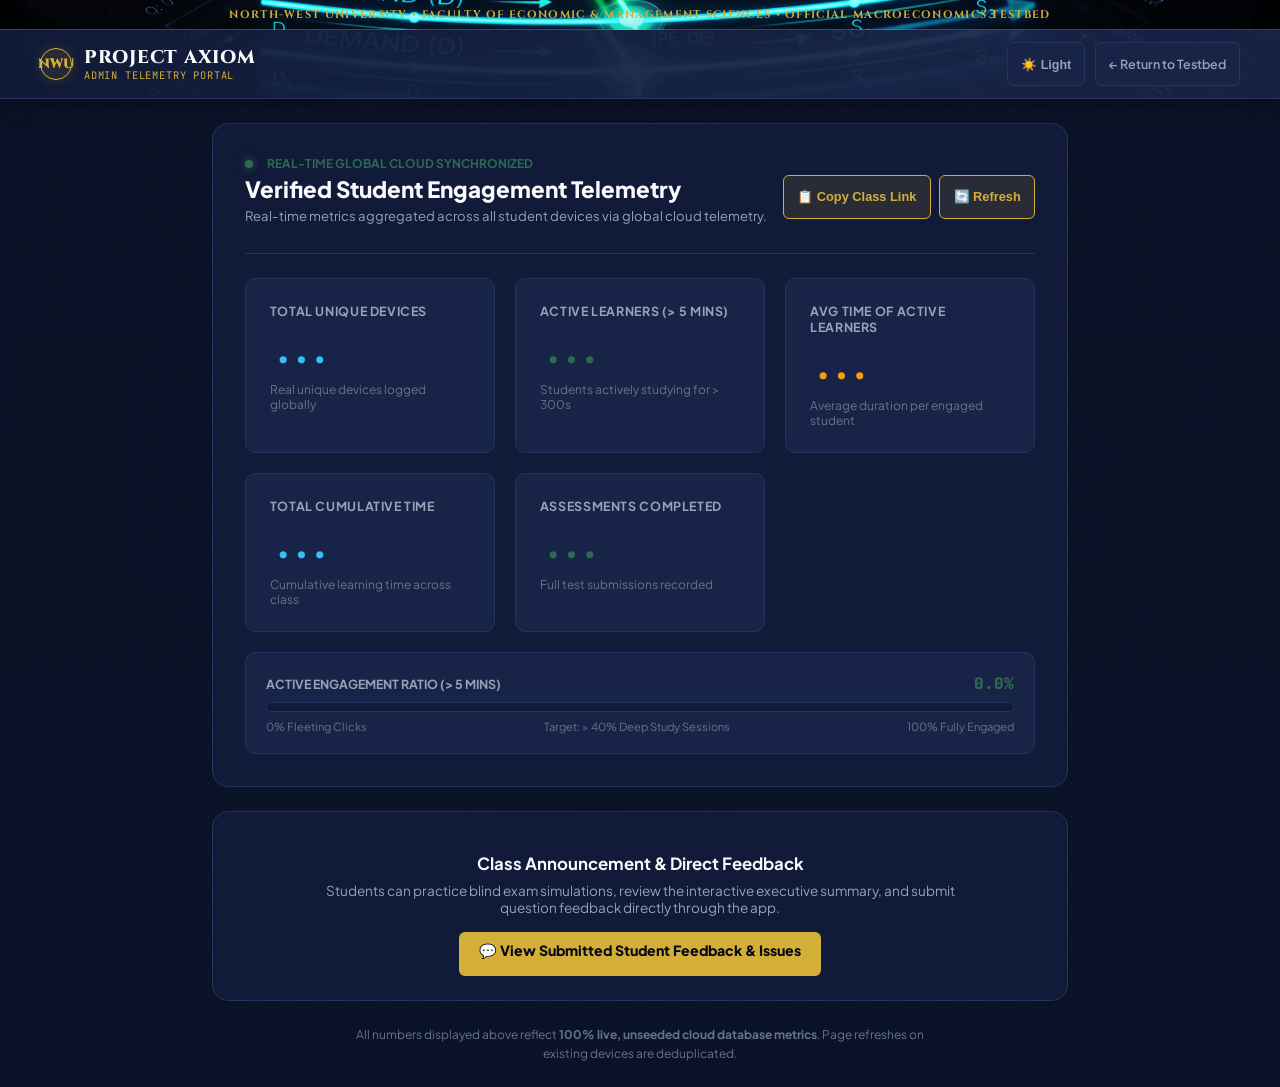
<file: admin.html>
<!DOCTYPE html>
<html lang="en" data-theme="dark">
<head>
  <meta charset="UTF-8">
  <meta name="viewport" content="width=device-width, initial-scale=1.0, maximum-scale=1.0">
  <title>Project Axiom • Live Global Cloud Telemetry</title>
  
  <link rel="preconnect" href="https://fonts.googleapis.com">
  <link rel="preconnect" href="https://fonts.gstatic.com" crossorigin>
  <link href="https://fonts.googleapis.com/css2?family=Inter:wght@400;500;600;700;800&family=JetBrains+Mono:wght@500;700;800&display=swap" rel="stylesheet">
  <link rel="stylesheet" href="css/axiom.css">

  <style>
    .admin-wrapper {
      max-width: 960px;
      margin: 1.5rem auto;
      padding: 0 1rem;
    }
    .admin-card {
      background: var(--bg-surface);
      border: 1px solid var(--border-subtle);
      border-radius: var(--radius-lg);
      padding: 2rem;
      margin-bottom: 1.5rem;
    }
    .stats-grid {
      display: grid;
      grid-template-columns: repeat(auto-fit, minmax(220px, 1fr));
      gap: 1.25rem;
      margin-top: 1.5rem;
    }
    .stat-box {
      background: var(--bg-card);
      border: 1px solid var(--border-subtle);
      border-radius: var(--radius-md);
      padding: 1.5rem;
      display: flex;
      flex-direction: column;
      gap: 0.5rem;
    }
    .stat-label {
      font-size: 0.78rem;
      font-weight: 700;
      color: var(--text-muted);
      text-transform: uppercase;
      letter-spacing: 0.05em;
    }
    .stat-val {
      font-family: var(--font-mono);
      font-size: 2.2rem;
      font-weight: 800;
      color: var(--accent-azure);
    }
    .stat-val.gold { color: var(--accent-gold); }
    .stat-val.emerald { color: var(--accent-emerald); }
    .stat-val.amber { color: var(--accent-amber); }
    .stat-sub {
      font-size: 0.75rem;
      color: var(--text-faint);
    }
    .pulse-dot {
      display: inline-block;
      width: 8px;
      height: 8px;
      border-radius: 50%;
      background: var(--accent-emerald);
      box-shadow: 0 0 8px var(--accent-emerald);
      margin-right: 6px;
      animation: pulse 2s infinite;
    }
    @keyframes pulse {
      0% { opacity: 1; transform: scale(1); }
      50% { opacity: 0.4; transform: scale(0.85); }
      100% { opacity: 1; transform: scale(1); }
    }
  </style>
</head>
<body>
  <div class="inst-banner">North-West University • Faculty of Economic & Management Sciences • Official Macroeconomics Testbed</div>

  <header>
    <div class="header-bar">
      <div class="brand-group">
        <a href="index.html" style="text-decoration: none; color: inherit; display: flex; align-items: center; gap: 0.75rem;">
          <div class="crest-seal">NWU</div>
          <div class="brand-title-box">
            <span class="brand-name">PROJECT AXIOM</span>
            <span class="brand-sub">Admin Telemetry Portal</span>
          </div>
        </a>
      </div>
      <div class="stats-group">
        <button class="theme-toggle-btn" id="themeToggleBtn">🌓 Theme</button>
        <a href="index.html" class="mode-toggle-btn" style="text-decoration: none;">← Return to Testbed</a>
      </div>
    </div>
  </header>

  <main class="admin-wrapper">
    <div class="admin-card">
      <div style="display: flex; justify-content: space-between; align-items: center; border-bottom: 1px solid var(--border-subtle); padding-bottom: 1rem; flex-wrap: wrap; gap: 1rem;">
        <div>
          <div style="display: flex; align-items: center; gap: 0.5rem; margin-bottom: 0.25rem;">
            <span class="pulse-dot"></span>
            <span style="font-size: 0.75rem; font-weight: 700; color: var(--accent-emerald); text-transform: uppercase;">Real-Time Global Cloud Synchronized</span>
          </div>
          <h1 style="font-size: 1.4rem; font-weight: 800; margin: 0;">Verified Student Engagement Telemetry</h1>
          <p style="font-size: 0.82rem; color: var(--text-muted); margin-top: 0.25rem;">Real-time metrics aggregated across all student devices via global cloud telemetry.</p>
        </div>
        
        <div style="display: flex; gap: 0.5rem;">
          <button class="icon-action-btn" id="copyShareBtn">📋 Copy Class Link</button>
          <button class="icon-action-btn" id="refreshBtn">🔄 Refresh</button>
        </div>
      </div>

      <div class="stats-grid">
        <!-- Metric 1: Total Users / Unique IPs -->
        <div class="stat-box">
          <span class="stat-label">Total Unique Devices</span>
          <span class="stat-val" id="totalUsersVal">...</span>
          <span class="stat-sub">Real unique devices logged globally</span>
        </div>

        <!-- Metric 2: Active Users (> 5 mins) -->
        <div class="stat-box">
          <span class="stat-label">Active Learners (> 5 Mins)</span>
          <span class="stat-val emerald" id="activeUsersVal">...</span>
          <span class="stat-sub">Students actively studying for &gt; 300s</span>
        </div>

        <!-- Metric 3: Average Time Spent by Active Users -->
        <div class="stat-box">
          <span class="stat-label">Avg Time of Active Learners</span>
          <span class="stat-val amber" id="avgActiveTimeVal">...</span>
          <span class="stat-sub">Average duration per engaged student</span>
        </div>

        <!-- Metric 4: Total Cumulative Time of All Users -->
        <div class="stat-box">
          <span class="stat-label">Total Cumulative Time</span>
          <span class="stat-val" id="totalTimeVal">...</span>
          <span class="stat-sub">Cumulative learning time across class</span>
        </div>

        <!-- Metric 5: Total Assessments Completed -->
        <div class="stat-box">
          <span class="stat-label">Assessments Completed</span>
          <span class="stat-val emerald" id="totalAssessmentsVal">...</span>
          <span class="stat-sub">Full test submissions recorded</span>
        </div>
      </div>

      <!-- Active Engagement Ratio Gauge -->
      <div style="background: var(--bg-card); border: 1px solid var(--border-subtle); border-radius: var(--radius-md); padding: 1.25rem; margin-top: 1.25rem;">
        <div style="display: flex; justify-content: space-between; align-items: center; margin-bottom: 0.5rem;">
          <span style="font-size: 0.78rem; font-weight: 700; color: var(--text-muted); text-transform: uppercase;">Active Engagement Ratio (> 5 Mins)</span>
          <span id="engagementPct" style="font-family: var(--font-mono); font-weight: 800; color: var(--accent-emerald);">0.0%</span>
        </div>
        <div style="width: 100%; height: 10px; background: var(--bg-surface); border-radius: 9999px; overflow: hidden; border: 1px solid var(--border-subtle);">
          <div id="engagementBar" style="width: 0%; height: 100%; background: linear-gradient(90deg, var(--accent-gold), var(--accent-emerald)); transition: width 0.5s ease;"></div>
        </div>
        <div style="display: flex; justify-content: space-between; font-size: 0.7rem; color: var(--text-faint); margin-top: 0.4rem;">
          <span>0% Fleeting Clicks</span>
          <span>Target: &gt; 40% Deep Study Sessions</span>
          <span>100% Fully Engaged</span>
        </div>
      </div>
    </div>

    <!-- Student Feedback & Help Hub Notice -->
    <div style="background: var(--bg-surface); border: 1px solid var(--border-subtle); border-radius: var(--radius-lg); padding: 1.5rem; margin-bottom: 1.5rem; text-align: center;">
      <h3 style="font-size: 1.05rem; font-weight: 700; margin-bottom: 0.5rem;">Class Announcement & Direct Feedback</h3>
      <p style="font-size: 0.85rem; color: var(--text-muted); max-width: 650px; margin: 0 auto 1rem;">
        Students can practice blind exam simulations, review the interactive executive summary, and submit question feedback directly through the app.
      </p>
      <a href="https://github.com/andrelamusse/ECON122-ProjectAxiom/issues" target="_blank" class="primary-btn" style="display: inline-block; text-decoration: none; padding: 0.6rem 1.25rem;">
        💬 View Submitted Student Feedback & Issues
      </a>
    </div>

    <!-- Real Telemetry Protocol -->
    <div style="font-size: 0.75rem; color: var(--text-faint); line-height: 1.6; text-align: center; max-width: 600px; margin: 0 auto;">
      All numbers displayed above reflect <strong>100% live, unseeded cloud database metrics</strong>. Page refreshes on existing devices are deduplicated.
    </div>
  </main>

  <script src="js/telemetry.js"></script>
  <script>
    function formatMinutes(mins) {
      if (mins < 1) return '< 1 min';
      const h = Math.floor(mins / 60);
      const m = Math.round(mins % 60);
      if (h > 0) return `${h}h ${m}m`;
      return `${m}m`;
    }

    async function updateDashboard() {
      if (!window.AxiomTelemetry || !window.AxiomTelemetry.getLiveCloudMetrics) return;
      
      const m = await window.AxiomTelemetry.getLiveCloudMetrics();
      if (!m) return;
      
      document.getElementById('totalUsersVal').textContent = m.totalDevices.toLocaleString();
      document.getElementById('activeUsersVal').textContent = m.activeUsers.toLocaleString();
      document.getElementById('avgActiveTimeVal').textContent = formatMinutes(m.avgActiveMinutes);
      document.getElementById('totalTimeVal').textContent = formatMinutes(m.totalMinutes);
      document.getElementById('totalAssessmentsVal').textContent = m.totalCompleted.toLocaleString();

      const pct = m.totalDevices > 0 ? ((m.activeUsers / m.totalDevices) * 100).toFixed(1) : '0.0';
      const pctEl = document.getElementById('engagementPct');
      const barEl = document.getElementById('engagementBar');
      if (pctEl) pctEl.textContent = pct + '%';
      if (barEl) barEl.style.width = Math.min(100, Math.max(0, pct)) + '%';
    }

    document.addEventListener('DOMContentLoaded', () => {
      // Theme Sync
      const themeBtn = document.getElementById('themeToggleBtn');
      const savedTheme = localStorage.getItem('axiom_theme') || 'dark';
      document.documentElement.setAttribute('data-theme', savedTheme);
      themeBtn.textContent = savedTheme === 'dark' ? '☀️ Light' : '🌙 Dark';

      themeBtn.addEventListener('click', () => {
        const current = document.documentElement.getAttribute('data-theme');
        const next = current === 'dark' ? 'light' : 'dark';
        document.documentElement.setAttribute('data-theme', next);
        localStorage.setItem('axiom_theme', next);
        themeBtn.textContent = next === 'dark' ? '☀️ Light' : '🌙 Dark';
      });

      // Copy Share Link
      document.getElementById('copyShareBtn').addEventListener('click', () => {
        const link = 'https://andrelamusse.github.io/ECON122-ProjectAxiom/';
        navigator.clipboard.writeText(link).then(() => {
          const btn = document.getElementById('copyShareBtn');
          const orig = btn.textContent;
          btn.textContent = '✅ Copied!';
          setTimeout(() => btn.textContent = orig, 2000);
        });
      });

      updateDashboard();
      setInterval(updateDashboard, 3000); // Live poll cloud every 3s
      document.getElementById('refreshBtn').addEventListener('click', updateDashboard);
    });
  </script>
</body>
</html>
</file>
<file: css/axiom.css>
/* ==========================================================================
   PROJECT AXIOM • BESPOKE ACADEMIC ASSESSMENT THEME
   Oxford-NWU Academic Aesthetic • Zero Horizontal Overflow • WCAG AA
   ========================================================================== */

@import url('https://fonts.googleapis.com/css2?family=Cinzel:wght@600;700;800;900&family=Plus+Jakarta+Sans:ital,wght@0,400;0,500;0,600;0,700;0,800;1,400;1,500&family=JetBrains+Mono:wght@500;700;800&display=swap');

:root {
  /* Dark Mode: Deep Academic Navy & Warm Burnished Gold */
  --bg-main: #0b1329;
  --bg-surface: #111a38;
  --bg-card: #182348;
  --bg-card-hover: #1f2e5e;
  --bg-subtle: #141f42;

  --border-subtle: #24345e;
  --border-strong: #33487f;
  --border-gold: rgba(212, 175, 55, 0.4);
  --border-active: #d4af37;

  --text-main: #f8fafc;
  --text-muted: #94a3b8;
  --text-faint: #64748b;
  --text-gold: #d4af37;

  --accent-gold: #d4af37;
  --accent-gold-glow: rgba(212, 175, 55, 0.15);
  --accent-azure: #38bdf8;
  --accent-chalkboard: #1b4d3e;
  --accent-emerald: #2d6a4f;
  --accent-rose: #f43f5e;
  --accent-amber: #f59e0b;
  --accent-indigo: #818cf8;
  --accent-cyan: var(--accent-azure);

  --font-serif: 'Cinzel', Georgia, serif;
  --font-sans: 'Plus Jakarta Sans', -apple-system, BlinkMacSystemFont, sans-serif;
  --font-mono: 'JetBrains Mono', Consolas, monospace;

  --radius-sm: 6px;
  --radius-md: 10px;
  --radius-lg: 16px;
  --shadow-card: 0 10px 30px -10px rgba(0, 0, 0, 0.6);
  --shadow-gold: 0 0 25px rgba(212, 175, 55, 0.18);
}

/* Light Mode: Fine Academic Vellum, Oxford Navy & Warm Gold */
[data-theme="light"] {
  --bg-main: #f8f6f0;
  --bg-surface: #ffffff;
  --bg-card: #f2efe7;
  --bg-card-hover: #eae5d8;
  --bg-subtle: #f6f3eb;

  --border-subtle: #dfd8cb;
  --border-strong: #c8beab;
  --border-gold: rgba(179, 134, 27, 0.5);
  --border-active: #b3861b;

  --text-main: #0f172a;
  --text-muted: #475569;
  --text-faint: #64748b;
  --text-gold: #b3861b;

  --accent-gold: #b3861b;
  --accent-gold-glow: rgba(179, 134, 27, 0.12);
  --accent-azure: #0284c7;
  --accent-chalkboard: #1b4d3e;
  --accent-emerald: #2d6a4f;
  --accent-rose: #e11d48;
  --accent-amber: #d97706;
  --accent-indigo: #4f46e5;
  --accent-cyan: var(--accent-azure);

  --shadow-card: 0 10px 30px -10px rgba(15, 23, 42, 0.08);
  --shadow-gold: 0 0 20px rgba(179, 134, 27, 0.12);
}

/* Strict Viewport Containment */
html, body {
  width: 100%;
  max-width: 100vw;
  overflow-x: hidden;
  margin: 0;
  padding: 0;
  box-sizing: border-box;
}

*, *:before, *:after {
  box-sizing: border-box;
}

body {
  font-family: var(--font-sans);
  background-color: var(--bg-main);
  background-image: 
    radial-gradient(var(--accent-gold-glow) 1px, transparent 1px),
    linear-gradient(to bottom, rgba(11, 19, 41, 0.90), rgba(11, 19, 41, 0.96)),
    url('../assets/canvas_grid_texture.jpg');
  background-size: 32px 32px, 100% 100%, 600px auto;
  background-repeat: repeat, no-repeat, repeat;
  background-blend-mode: normal, normal, overlay;
  color: var(--text-main);
  min-height: 100vh;
  display: flex;
  flex-direction: column;
  transition: background-color 0.3s ease, color 0.3s ease;
}

[data-theme="light"] body {
  background-color: var(--bg-main);
  background-image: 
    radial-gradient(rgba(179, 134, 27, 0.08) 1px, transparent 1px),
    linear-gradient(to bottom, rgba(248, 246, 240, 0.90), rgba(248, 246, 240, 0.97)),
    url('../assets/canvas_grid_texture.jpg');
  background-size: 32px 32px, 100% 100%, 600px auto;
  background-repeat: repeat, no-repeat, repeat;
  background-blend-mode: normal, normal, multiply;
}

/* Institutional Banner Header */
.inst-banner {
  background: 
    linear-gradient(90deg, rgba(7, 11, 24, 0.92) 0%, rgba(15, 24, 48, 0.88) 50%, rgba(7, 11, 24, 0.92) 100%),
    url('../assets/hero_macro_abstract.jpg') center / cover no-repeat;
  background-blend-mode: overlay;
  border-bottom: 1px solid var(--border-gold);
  color: var(--accent-gold);
  font-family: var(--font-serif);
  font-size: 0.68rem;
  font-weight: 700;
  letter-spacing: 0.12em;
  text-align: center;
  padding: 0.45rem 1rem;
  text-transform: uppercase;
}
[data-theme="light"] .inst-banner {
  background: 
    linear-gradient(90deg, rgba(22, 32, 56, 0.94) 0%, rgba(30, 45, 79, 0.9) 50%, rgba(22, 32, 56, 0.94) 100%),
    url('../assets/hero_macro_abstract.jpg') center / cover no-repeat;
  background-blend-mode: overlay;
  color: #f6d27e;
}

/* Primary Header */
header {
  background: 
    linear-gradient(to right, rgba(17, 26, 56, 0.95), rgba(24, 35, 72, 0.92)),
    url('../assets/hero_macro_abstract.jpg') center / cover no-repeat;
  background-blend-mode: normal, overlay;
  border-bottom: 1px solid var(--border-subtle);
  position: sticky;
  top: 0;
  z-index: 40;
  width: 100%;
  box-shadow: 0 4px 20px rgba(0, 0, 0, 0.25);
}
[data-theme="light"] header {
  background: 
    linear-gradient(to right, rgba(255, 255, 255, 0.95), rgba(246, 243, 235, 0.92)),
    url('../assets/hero_macro_abstract.jpg') center / cover no-repeat;
  background-blend-mode: normal, soft-light;
}

.header-bar {
  max-width: 1240px;
  margin: 0 auto;
  padding: 0.75rem 1.25rem;
  display: flex;
  align-items: center;
  justify-content: space-between;
  gap: 0.85rem;
  flex-wrap: wrap;
}

.brand-group {
  display: flex;
  align-items: center;
  gap: 0.75rem;
}

.crest-seal {
  width: 32px;
  height: 32px;
  border-radius: 50%;
  border: 1.5px solid var(--accent-gold);
  display: flex;
  align-items: center;
  justify-content: center;
  font-family: var(--font-serif);
  font-weight: 900;
  font-size: 0.85rem;
  color: var(--accent-gold);
  background: rgba(212, 175, 55, 0.1);
  box-shadow: 0 0 12px rgba(212, 175, 55, 0.2);
}

.brand-title-box {
  display: flex;
  flex-direction: column;
}

.brand-name {
  font-family: var(--font-serif);
  font-weight: 800;
  font-size: 1.15rem;
  letter-spacing: 0.04em;
  color: var(--text-main);
  line-height: 1.15;
}

.brand-sub {
  font-size: 0.65rem;
  font-family: var(--font-mono);
  color: var(--accent-gold);
  letter-spacing: 0.08em;
  text-transform: uppercase;
}

/* Navigation Tabs */
.view-tabs {
  display: flex;
  background: var(--bg-card);
  border: 1px solid var(--border-subtle);
  border-radius: var(--radius-sm);
  padding: 0.2rem;
  gap: 0.2rem;
}

.tab-btn {
  background: transparent;
  border: none;
  color: var(--text-muted);
  font-family: var(--font-sans);
  font-size: 0.82rem;
  font-weight: 700;
  padding: 0.5rem 0.95rem;
  border-radius: 4px;
  cursor: pointer;
  transition: all 0.2s;
  min-height: 44px;
  display: inline-flex;
  align-items: center;
  justify-content: center;
}

.tab-btn.active {
  background: var(--accent-gold);
  color: #070a13;
  font-weight: 800;
  box-shadow: 0 2px 8px rgba(212, 175, 55, 0.3);
}

/* Header Controls */
.test-controls-bar {
  display: flex;
  align-items: center;
  gap: 0.65rem;
  flex-wrap: wrap;
}

.control-item {
  display: flex;
  align-items: center;
  gap: 0.35rem;
  font-size: 0.72rem;
  font-weight: 700;
  color: var(--text-muted);
  text-transform: uppercase;
  letter-spacing: 0.05em;
}

.header-select {
  background: var(--bg-card);
  border: 1px solid var(--border-subtle);
  color: var(--text-main);
  font-family: var(--font-sans);
  font-size: 0.8rem;
  font-weight: 600;
  padding: 0.45rem 0.75rem;
  border-radius: var(--radius-sm);
  outline: none;
  cursor: pointer;
  min-height: 44px;
  display: inline-flex;
  align-items: center;
  box-sizing: border-box;
}
.header-select:focus {
  border-color: var(--accent-gold);
}

.icon-action-btn {
  background: rgba(212, 175, 55, 0.12);
  border: 1px solid var(--accent-gold);
  color: var(--accent-gold);
  font-size: 0.8rem;
  font-weight: 700;
  padding: 0.45rem 0.85rem;
  border-radius: var(--radius-sm);
  cursor: pointer;
  transition: all 0.2s;
  min-height: 44px;
  display: inline-flex;
  align-items: center;
  justify-content: center;
  box-sizing: border-box;
}
.icon-action-btn:hover {
  background: var(--accent-gold);
  color: #070a13;
}

.stats-group {
  display: flex;
  align-items: center;
  gap: 0.65rem;
  flex-wrap: wrap;
}

.timer-pill {
  font-family: var(--font-mono);
  font-size: 0.85rem;
  font-weight: 700;
  background: rgba(244, 63, 94, 0.12);
  color: var(--accent-rose);
  border: 1px solid rgba(244, 63, 94, 0.35);
  padding: 0.45rem 0.85rem;
  border-radius: var(--radius-sm);
  display: flex;
  align-items: center;
  gap: 0.4rem;
  min-height: 44px;
  box-sizing: border-box;
}

.mode-toggle-btn, .theme-toggle-btn {
  background: var(--bg-card);
  border: 1px solid var(--border-subtle);
  color: var(--text-muted);
  font-size: 0.78rem;
  font-weight: 600;
  padding: 0.45rem 0.8rem;
  border-radius: var(--radius-sm);
  cursor: pointer;
  transition: all 0.2s;
  min-height: 44px;
  display: inline-flex;
  align-items: center;
  justify-content: center;
  box-sizing: border-box;
}
.mode-toggle-btn:hover, .theme-toggle-btn:hover {
  color: var(--text-main);
  border-color: var(--accent-gold);
}

/* Main Layout */
.main-wrapper {
  max-width: 1240px;
  margin: 0 auto;
  padding: 1.5rem 1.25rem 3.5rem;
  width: 100%;
  display: grid;
  grid-template-columns: 290px minmax(0, 1fr);
  gap: 1.5rem;
  flex: 1;
}

/* Examination Sidebar & Palette */
.sidebar-panel {
  background: var(--bg-surface);
  border: 1px solid var(--border-subtle);
  border-radius: var(--radius-lg);
  padding: 1.35rem;
  height: fit-content;
  position: sticky;
  top: 90px;
  box-shadow: var(--shadow-card);
}

.sidebar-title {
  font-family: var(--font-serif);
  font-size: 0.82rem;
  font-weight: 700;
  color: var(--accent-gold);
  letter-spacing: 0.08em;
  text-transform: uppercase;
  margin-bottom: 0.85rem;
  display: flex;
  justify-content: space-between;
  border-bottom: 1px solid var(--border-subtle);
  padding-bottom: 0.5rem;
}

.question-grid {
  display: grid;
  grid-template-columns: repeat(5, 1fr);
  gap: 0.4rem;
  margin-bottom: 1.25rem;
  max-height: 460px;
  overflow-y: auto;
  padding-right: 0.25rem;
}

.q-box {
  aspect-ratio: 1;
  background: var(--bg-card);
  border: 1px solid var(--border-subtle);
  border-radius: var(--radius-sm);
  display: flex;
  align-items: center;
  justify-content: center;
  font-family: var(--font-mono);
  font-size: 0.82rem;
  font-weight: 700;
  color: var(--text-muted);
  cursor: pointer;
  transition: all 0.15s;
  min-width: 44px;
  min-height: 44px;
}
.q-box:hover {
  border-color: var(--accent-gold);
  color: var(--text-main);
  transform: translateY(-1px);
}
.q-box.active {
  background: var(--accent-gold);
  color: #070a13;
  border-color: var(--accent-gold);
  box-shadow: 0 0 10px rgba(212, 175, 55, 0.4);
}
.q-box.answered {
  background: rgba(16, 185, 129, 0.18);
  border-color: var(--accent-emerald);
  color: var(--accent-emerald);
}
.q-box.flagged {
  border-color: var(--accent-amber);
  color: var(--accent-amber);
}

.action-btn-block {
  display: flex;
  flex-direction: column;
  gap: 0.6rem;
}

.primary-btn {
  background: var(--accent-gold);
  color: #070a13;
  border: none;
  border-radius: var(--radius-sm);
  font-family: var(--font-sans);
  font-weight: 800;
  font-size: 0.88rem;
  padding: 0.75rem 1.15rem;
  cursor: pointer;
  transition: all 0.2s;
  text-align: center;
  min-height: 44px;
  display: inline-flex;
  align-items: center;
  justify-content: center;
}
.primary-btn:hover {
  background: #e5be54;
  box-shadow: 0 4px 15px rgba(212, 175, 55, 0.35);
}

.secondary-btn {
  background: transparent;
  color: var(--text-muted);
  border: 1px solid var(--border-subtle);
  border-radius: var(--radius-sm);
  font-family: var(--font-sans);
  font-weight: 700;
  font-size: 0.85rem;
  padding: 0.65rem 1rem;
  cursor: pointer;
  transition: all 0.2s;
  min-height: 44px;
  display: inline-flex;
  align-items: center;
  justify-content: center;
}
.secondary-btn:hover {
  border-color: var(--text-main);
  color: var(--text-main);
}

/* Examination Question Card */
.content-panel {
  display: flex;
  flex-direction: column;
  gap: 1.25rem;
  min-width: 0;
}

.question-card {
  background: 
    linear-gradient(to bottom, rgba(17, 26, 56, 0.97), rgba(24, 35, 72, 0.97)),
    url('../assets/canvas_grid_texture.jpg');
  background-size: auto, 500px auto;
  background-blend-mode: normal, overlay;
  border: 1px solid var(--border-subtle);
  border-top: 3px solid var(--accent-gold);
  border-radius: var(--radius-lg);
  padding: 2rem;
  position: relative;
  min-width: 0;
  box-shadow: var(--shadow-card);
}
[data-theme="light"] .question-card {
  background: 
    linear-gradient(to bottom, rgba(255, 255, 255, 0.97), rgba(242, 239, 231, 0.97)),
    url('../assets/canvas_grid_texture.jpg');
  background-size: auto, 500px auto;
  background-blend-mode: normal, multiply;
}

.q-header-row {
  display: flex;
  align-items: center;
  justify-content: space-between;
  border-bottom: 1px solid var(--border-subtle);
  padding-bottom: 0.85rem;
  margin-bottom: 1.5rem;
  flex-wrap: wrap;
  gap: 0.5rem;
}

.q-num-label {
  font-family: var(--font-serif);
  font-size: 1.2rem;
  font-weight: 800;
  letter-spacing: 0.02em;
  color: var(--text-main);
}

.q-marks-label {
  font-size: 0.78rem;
  font-family: var(--font-mono);
  color: var(--accent-gold);
  font-weight: 700;
  margin-left: 0.5rem;
}

.flag-btn {
  background: transparent;
  border: 1px solid var(--border-subtle);
  color: var(--text-muted);
  font-size: 0.78rem;
  font-weight: 700;
  padding: 0.45rem 0.85rem;
  border-radius: var(--radius-sm);
  cursor: pointer;
  min-height: 44px;
  display: inline-flex;
  align-items: center;
  justify-content: center;
  box-sizing: border-box;
  transition: all 0.2s;
}
.flag-btn.active {
  border-color: var(--accent-amber);
  color: var(--accent-amber);
  background: rgba(245, 158, 11, 0.12);
}

.stem-text-en {
  font-size: 1.05rem;
  font-weight: 600;
  line-height: 1.65;
  margin-bottom: 0.45rem;
  word-break: break-word;
}

.stem-text-af {
  font-size: 0.92rem;
  font-style: italic;
  color: var(--text-muted);
  line-height: 1.6;
  margin-bottom: 1.5rem;
  word-break: break-word;
}

/* Multiple Choice Cards */
.options-stack {
  display: flex;
  flex-direction: column;
  gap: 0.75rem;
}

.option-row {
  background: var(--bg-card);
  border: 1px solid var(--border-subtle);
  border-radius: var(--radius-md);
  padding: 1rem 1.15rem;
  cursor: pointer;
  transition: all 0.2s ease;
  display: flex;
  align-items: flex-start;
  gap: 0.85rem;
  min-width: 0;
  min-height: 44px;
  box-sizing: border-box;
}
.option-row:hover {
  background: var(--bg-card-hover);
  border-color: var(--border-gold);
  transform: translateX(2px);
}
.option-row:focus-visible {
  border-color: var(--accent-gold);
  outline: 2px solid var(--accent-gold);
  outline-offset: 2px;
}
.option-row.selected {
  border-color: var(--accent-gold);
  background: rgba(212, 175, 55, 0.08);
  box-shadow: 0 0 15px rgba(212, 175, 55, 0.12);
}

.option-key {
  width: 28px;
  height: 28px;
  border-radius: 50%;
  border: 1.5px solid var(--border-strong);
  display: flex;
  align-items: center;
  justify-content: center;
  font-family: var(--font-serif);
  font-size: 0.85rem;
  font-weight: 800;
  color: var(--text-muted);
  flex-shrink: 0;
}
.option-row.selected .option-key {
  border-color: var(--accent-gold);
  background: var(--accent-gold);
  color: #070a13;
}

.option-content {
  flex: 1;
  min-width: 0;
}
.option-en {
  font-size: 0.94rem;
  font-weight: 500;
  margin-bottom: 0.2rem;
  word-break: break-word;
}
.option-af {
  font-size: 0.85rem;
  font-style: italic;
  color: var(--text-muted);
  word-break: break-word;
}

/* Calculation Input */
.calc-input-block {
  background: var(--bg-card);
  border: 1px solid var(--border-subtle);
  border-radius: var(--radius-md);
  padding: 1.35rem;
  margin-top: 1rem;
}
.calc-field {
  width: 100%;
  max-width: 320px;
  background: var(--bg-surface);
  border: 1.5px solid var(--border-strong);
  border-radius: var(--radius-sm);
  color: var(--text-main);
  font-family: var(--font-mono);
  font-size: 1.05rem;
  font-weight: 700;
  padding: 0.65rem 0.85rem;
  outline: none;
  min-height: 44px;
}
.calc-field:focus {
  border-color: var(--accent-gold);
}

/* Canvas Container */
.canvas-wrapper {
  background: var(--bg-card);
  border: 1px solid var(--border-subtle);
  border-radius: var(--radius-md);
  padding: 1.25rem;
  margin-top: 1rem;
  width: 100%;
  max-width: 100%;
  overflow: hidden;
}
.canvas-toolbar {
  display: flex;
  flex-wrap: wrap;
  gap: 0.4rem;
  margin-bottom: 0.85rem;
}
.tool-btn {
  background: var(--bg-surface);
  border: 1px solid var(--border-subtle);
  color: var(--text-muted);
  font-size: 0.75rem;
  font-weight: 700;
  padding: 0.45rem 0.8rem;
  border-radius: var(--radius-sm);
  cursor: pointer;
  min-height: 44px;
  display: inline-flex;
  align-items: center;
  justify-content: center;
  box-sizing: border-box;
  transition: all 0.2s;
}
.tool-btn.active {
  background: var(--accent-gold);
  color: #070a13;
  border-color: var(--accent-gold);
}
#graphCanvas {
  width: 100%;
  max-width: 100%;
  aspect-ratio: 16 / 9;
  border: 1px solid var(--border-strong);
  border-radius: var(--radius-sm);
  display: block;
  margin: 0 auto;
  touch-action: none;
}

/* Feedback Rubric Box */
.feedback-box {
  background: var(--bg-subtle);
  border-left: 4px solid var(--accent-azure);
  border-radius: 0 var(--radius-md) var(--radius-md) 0;
  padding: 1.35rem;
  margin-top: 1.5rem;
}
.feedback-box.correct {
  border-left-color: var(--accent-emerald);
}
.feedback-box.incorrect {
  border-left-color: var(--accent-rose);
}
.fb-heading {
  font-family: var(--font-serif);
  font-size: 0.92rem;
  font-weight: 800;
  letter-spacing: 0.06em;
  text-transform: uppercase;
  margin-bottom: 0.5rem;
}
.fb-derivation {
  font-size: 0.92rem;
  line-height: 1.65;
  color: var(--text-muted);
}

/* Executive Summary View */
#summaryView {
  width: 100%;
  max-width: 1100px;
  margin: 0 auto;
  display: none;
}
.summary-container {
  display: flex;
  flex-direction: column;
  gap: 2.25rem;
}
.unit-summary-card {
  background: 
    linear-gradient(to bottom, rgba(17, 26, 56, 0.96), rgba(24, 35, 72, 0.96)),
    url('../assets/canvas_grid_texture.jpg');
  background-size: auto, 500px auto;
  background-blend-mode: normal, overlay;
  border: 1px solid var(--border-subtle);
  border-top: 3px solid var(--accent-gold);
  border-radius: var(--radius-lg);
  padding: 2.25rem;
  box-shadow: var(--shadow-card);
}
[data-theme="light"] .unit-summary-card {
  background: 
    linear-gradient(to bottom, rgba(255, 255, 255, 0.96), rgba(242, 239, 231, 0.96)),
    url('../assets/canvas_grid_texture.jpg');
  background-size: auto, 500px auto;
  background-blend-mode: normal, multiply;
}
.unit-header {
  border-bottom: 1px solid var(--border-gold);
  padding-bottom: 0.85rem;
  margin-bottom: 1.5rem;
  display: flex;
  align-items: center;
  justify-content: space-between;
}
.unit-title {
  font-family: var(--font-serif);
  font-size: 1.45rem;
  font-weight: 800;
  letter-spacing: 0.02em;
}
.concept-grid {
  display: grid;
  grid-template-columns: repeat(auto-fit, minmax(290px, 1fr));
  gap: 1.35rem;
}
.concept-box {
  background: var(--bg-card);
  border: 1px solid var(--border-subtle);
  border-radius: var(--radius-md);
  padding: 1.35rem;
  min-width: 0;
  max-width: 100%;
  overflow: hidden;
  box-sizing: border-box;
  word-wrap: break-word;
  overflow-wrap: break-word;
}
.concept-title {
  font-family: var(--font-serif);
  font-size: 0.98rem;
  font-weight: 700;
  color: var(--accent-gold);
  margin-bottom: 0.75rem;
  display: block;
  line-height: 1.5;
  word-break: break-word;
  overflow-wrap: break-word;
}
.concept-body {
  font-size: 0.9rem;
  line-height: 1.65;
  color: var(--text-muted);
}
.equation-highlight {
  background: var(--bg-surface);
  border-left: 3px solid var(--accent-gold);
  padding: 0.85rem 1rem;
  margin: 0.85rem 0;
  font-family: var(--font-mono);
  font-size: 0.88rem;
  color: var(--accent-gold);
  border-radius: 0 var(--radius-sm) var(--radius-sm) 0;
  overflow-x: auto;
  overflow-y: hidden;
  max-width: 100%;
  box-sizing: border-box;
  line-height: 1.85;
  word-break: break-word;
  overflow-wrap: break-word;
}

[data-theme="light"] .equation-highlight {
  background: #f4ede1;
  border-left-color: var(--accent-gold);
  color: #785005;
  font-weight: 700;
}

.equation-highlight .katex-display {
  margin: 0.4rem 0 !important;
  overflow-x: auto;
  overflow-y: hidden;
  max-width: 100%;
}

.equation-highlight .katex {
  font-size: 1.02em;
  white-space: normal;
}

/* ==========================================================================
   EXECUTIVE SUMMARY SUITE: TABLES, STEPPERS & CURVE DECODERS
   ========================================================================== */

/* Summary Quick Navigation Bar */
.summary-nav-bar {
  display: flex;
  align-items: center;
  gap: 0.75rem;
  margin-bottom: 2rem;
  background: var(--bg-surface);
  padding: 0.85rem 1.15rem;
  border-radius: var(--radius-lg);
  border: 1px solid var(--border-gold);
  box-shadow: var(--shadow-card);
  flex-wrap: wrap;
}

.summary-nav-label {
  font-family: var(--font-serif);
  font-weight: 700;
  font-size: 0.88rem;
  color: var(--accent-gold);
  text-transform: uppercase;
  letter-spacing: 0.05em;
  margin-right: 0.5rem;
}

.summary-nav-link {
  display: inline-flex;
  align-items: center;
  justify-content: center;
  padding: 0.55rem 1.1rem;
  min-height: 44px;
  background: var(--bg-card);
  border: 1px solid var(--border-subtle);
  border-radius: var(--radius-sm);
  color: var(--text-main);
  text-decoration: none;
  font-family: var(--font-sans);
  font-size: 0.85rem;
  font-weight: 600;
  transition: all 0.2s ease;
  box-sizing: border-box;
}

.summary-nav-link:hover, .summary-nav-link:focus-visible {
  border-color: var(--accent-gold);
  background: var(--bg-card-hover);
  color: var(--accent-gold);
  transform: translateY(-1px);
  outline: none;
}

/* Section Divider Headers inside Unit Cards */
.section-subtitle-bar {
  display: flex;
  align-items: center;
  justify-content: space-between;
  margin: 2rem 0 1rem;
  padding-bottom: 0.6rem;
  border-bottom: 1px dashed var(--border-strong);
  flex-wrap: wrap;
  gap: 0.5rem;
}

.section-subtitle {
  font-family: var(--font-serif);
  font-size: 1.12rem;
  font-weight: 700;
  color: var(--accent-gold);
  display: flex;
  align-items: center;
  gap: 0.5rem;
  margin: 0;
}

.section-badge {
  font-family: var(--font-mono);
  font-size: 0.74rem;
  font-weight: 700;
  padding: 0.25rem 0.6rem;
  border-radius: var(--radius-sm);
  background: rgba(212, 175, 55, 0.12);
  border: 1px solid var(--border-gold);
  color: var(--accent-gold);
  text-transform: uppercase;
}

/* Tabular Definition Matrices */
.axiom-table-wrapper {
  overflow-x: auto;
  -webkit-overflow-scrolling: touch;
  width: 100%;
  max-width: 100%;
  margin: 1rem 0 2rem;
  border-radius: var(--radius-md);
  border: 1px solid var(--border-subtle);
  background: var(--bg-card);
  box-shadow: 0 4px 20px rgba(0, 0, 0, 0.25);
  box-sizing: border-box;
}

.axiom-matrix-table {
  width: 100%;
  border-collapse: collapse;
  text-align: left;
  font-size: 0.88rem;
  line-height: 1.6;
  min-width: 760px;
}

.axiom-matrix-table thead tr {
  background: var(--bg-surface);
  border-bottom: 2px solid var(--border-gold);
}

.axiom-matrix-table th {
  padding: 0.95rem 1.15rem;
  font-family: var(--font-serif);
  font-size: 0.82rem;
  font-weight: 800;
  text-transform: uppercase;
  letter-spacing: 0.06em;
  color: var(--accent-gold);
  vertical-align: middle;
}

.axiom-matrix-table td {
  padding: 0.95rem 1.15rem;
  border-bottom: 1px solid var(--border-subtle);
  color: var(--text-main);
  vertical-align: top;
}

.axiom-matrix-table tbody tr:last-child td {
  border-bottom: none;
}

.axiom-matrix-table tbody tr:nth-child(even) {
  background: rgba(255, 255, 255, 0.02);
}

.axiom-matrix-table tbody tr:hover {
  background: var(--bg-card-hover);
}

.term-col {
  width: 22%;
  font-family: var(--font-sans);
  font-weight: 700;
  color: var(--text-main);
}

.term-symbol {
  font-family: var(--font-mono);
  font-size: 0.85rem;
  color: var(--accent-azure);
  display: block;
  margin-top: 0.25rem;
}

.def-col {
  width: 44%;
  color: var(--text-main);
  line-height: 1.65;
}

.kw-col {
  width: 20%;
  font-size: 0.84rem;
  line-height: 1.6;
}

.kw-highlight {
  font-weight: 700;
  text-decoration: underline;
  text-decoration-color: var(--accent-gold);
  text-underline-offset: 3px;
  color: var(--accent-gold);
}

.cite-col {
  width: 14%;
  font-family: var(--font-mono);
  font-size: 0.76rem;
  white-space: nowrap;
}

.citation-badge {
  display: inline-block;
  background: rgba(129, 140, 248, 0.12);
  border: 1px solid rgba(129, 140, 248, 0.28);
  color: var(--accent-indigo);
  padding: 0.25rem 0.55rem;
  border-radius: var(--radius-sm);
  font-family: var(--font-mono);
  font-size: 0.76rem;
  font-weight: 600;
}

/* Multi-Step Processes & Transmission Cards */
.process-card {
  background: var(--bg-card);
  border: 1px solid var(--border-subtle);
  border-left: 4px solid var(--accent-gold);
  border-radius: var(--radius-md);
  padding: 1.65rem;
  margin: 1.5rem 0;
  width: 100%;
  box-sizing: border-box;
}

.process-header {
  margin-bottom: 1.25rem;
}

.process-title {
  font-family: var(--font-serif);
  font-size: 1.18rem;
  font-weight: 800;
  color: var(--accent-gold);
  margin: 0 0 0.4rem 0;
  display: flex;
  align-items: center;
  gap: 0.65rem;
}

.process-subtitle {
  font-size: 0.88rem;
  color: var(--text-muted);
  line-height: 1.55;
  margin: 0;
}

.stepper-flow {
  display: flex;
  flex-direction: column;
  gap: 0.75rem;
  margin: 1rem 0;
}

.step-item {
  display: flex;
  align-items: flex-start;
  gap: 0.95rem;
  background: var(--bg-surface);
  border: 1px solid var(--border-subtle);
  border-radius: var(--radius-sm);
  padding: 0.95rem 1.15rem;
  line-height: 1.6;
  font-size: 0.89rem;
  color: var(--text-main);
  transition: border-color 0.2s ease, background-color 0.2s ease;
}

.step-item:hover {
  border-color: var(--border-gold);
}

.step-badge {
  display: inline-flex;
  align-items: center;
  justify-content: center;
  background: var(--accent-gold);
  color: #0b1329;
  font-family: var(--font-mono);
  font-weight: 800;
  font-size: 0.74rem;
  border-radius: var(--radius-sm);
  padding: 0.25rem 0.65rem;
  flex-shrink: 0;
  margin-top: 0.15rem;
  letter-spacing: 0.02em;
  text-transform: uppercase;
}

.step-content {
  flex: 1;
}

.step-header {
  font-weight: 700;
  color: var(--accent-gold);
  margin-bottom: 0.25rem;
  font-family: var(--font-sans);
  font-size: 0.92rem;
}

.step-desc {
  color: var(--text-muted);
  font-size: 0.87rem;
  line-height: 1.6;
}

.transmission-flow-chain {
  display: flex;
  flex-wrap: wrap;
  align-items: center;
  gap: 0.6rem;
  background: var(--bg-surface);
  border: 1px solid var(--border-gold);
  border-radius: var(--radius-md);
  padding: 1rem 1.25rem;
  margin-top: 1.15rem;
  font-family: var(--font-mono);
  font-size: 0.85rem;
  line-height: 1.8;
  color: var(--text-main);
}

.chain-node {
  display: inline-flex;
  align-items: center;
  padding: 0.25rem 0.65rem;
  background: rgba(212, 175, 55, 0.14);
  border-radius: var(--radius-sm);
  border: 1px solid var(--border-gold);
  color: var(--accent-gold);
  font-weight: 700;
}

.chain-arrow {
  color: var(--accent-rose);
  font-weight: 800;
  font-size: 1.15rem;
  display: inline-flex;
  align-items: center;
}

/* Complete Graph & Curve Decoder Matrix */
.curve-decoder-card {
  background: var(--bg-card);
  border: 1px solid var(--border-subtle);
  border-top: 3px solid var(--accent-gold);
  border-radius: var(--radius-lg);
  padding: 2rem;
  margin: 2rem 0;
  width: 100%;
  box-sizing: border-box;
  box-shadow: var(--shadow-card);
}

.curve-decoder-header {
  display: flex;
  justify-content: space-between;
  align-items: flex-start;
  border-bottom: 1px solid var(--border-gold);
  padding-bottom: 0.85rem;
  margin-bottom: 1.5rem;
  flex-wrap: wrap;
  gap: 0.75rem;
}

.curve-decoder-title {
  font-family: var(--font-serif);
  font-size: 1.25rem;
  font-weight: 800;
  color: var(--accent-gold);
  margin: 0;
}

.curve-grid-layout {
  display: grid;
  grid-template-columns: minmax(320px, 490px) 1fr;
  gap: 2rem;
  align-items: start;
}

.curve-meta-table {
  width: 100%;
  border-collapse: collapse;
  font-size: 0.87rem;
  border: 1px solid var(--border-subtle);
  border-radius: var(--radius-md);
  overflow: hidden;
  background: var(--bg-surface);
}

.curve-meta-table tr:nth-child(even) {
  background: rgba(255, 255, 255, 0.02);
}

.curve-meta-table td {
  padding: 0.85rem 1rem;
  border-bottom: 1px solid var(--border-subtle);
  vertical-align: top;
  line-height: 1.6;
}

.curve-meta-table tr:last-child td {
  border-bottom: none;
}

.curve-meta-label {
  font-weight: 700;
  color: var(--accent-gold);
  width: 30%;
  font-family: var(--font-sans);
  white-space: nowrap;
}

.curve-meta-val {
  color: var(--text-main);
}


/* Floating Feedback & Glossary */
.floating-feedback-btn {
  position: fixed;
  bottom: 24px;
  right: 24px;
  z-index: 50;
  background: var(--accent-gold);
  color: #070a13;
  border: none;
  border-radius: 9999px;
  padding: 0.7rem 1.25rem;
  font-family: var(--font-serif);
  font-size: 0.85rem;
  font-weight: 800;
  letter-spacing: 0.04em;
  display: flex;
  align-items: center;
  gap: 0.45rem;
  box-shadow: 0 10px 25px rgba(212, 175, 55, 0.4);
  cursor: pointer;
  transition: transform 0.2s, box-shadow 0.2s;
  min-height: 44px;
}
.floating-feedback-btn:hover {
  transform: translateY(-2px);
  box-shadow: 0 12px 30px rgba(212, 175, 55, 0.55);
}

.feedback-modal-backdrop, .glossary-modal-backdrop {
  position: fixed;
  top: 0;
  left: 0;
  width: 100vw;
  height: 100vh;
  background: rgba(0, 0, 0, 0.75);
  backdrop-filter: blur(5px);
  z-index: 110;
  display: flex;
  align-items: center;
  justify-content: center;
  padding: 1rem;
  opacity: 0;
  pointer-events: none;
  transition: opacity 0.2s ease;
}
.feedback-modal-backdrop.open, .glossary-modal-backdrop.open {
  opacity: 1;
  pointer-events: auto;
}
.feedback-card, .glossary-card {
  background: var(--bg-surface);
  border: 1.5px solid var(--accent-gold);
  border-radius: var(--radius-lg);
  max-width: 520px;
  max-height: 90vh;
  overflow-y: auto;
  box-sizing: border-box;
  width: 100%;
  padding: 1.75rem;
  box-shadow: 0 25px 60px rgba(0, 0, 0, 0.6);
  transform: translateY(15px);
  transition: transform 0.2s ease;
}
.feedback-modal-backdrop.open .feedback-card, .glossary-modal-backdrop.open .glossary-card {
  transform: translateY(0);
}

.axiom-matrix-table u,
.glossary-card u {
  text-decoration: underline 2px solid var(--accent-gold);
  text-underline-offset: 3px;
  font-weight: 700;
  color: #fbbf24;
  background: rgba(251, 191, 36, 0.12);
  padding: 1px 4px;
  border-radius: 3px;
}

[data-theme="light"] .axiom-matrix-table u,
[data-theme="light"] .glossary-card u {
  text-decoration: underline 2px solid #b45309;
  text-underline-offset: 3px;
  font-weight: 700;
  color: #92400e;
  background: rgba(180, 83, 9, 0.08);
  padding: 1px 4px;
  border-radius: 3px;
}

.glossary-card strong, .glossary-card b {
  color: var(--accent-gold);
  font-weight: 700;
}

[data-theme="light"] .glossary-card strong, [data-theme="light"] .glossary-card b {
  color: #92400e;
  font-weight: 700;
}

/* Glossary & Feedback Modal Components */
.glossary-card-header {
  display: flex;
  justify-content: space-between;
  align-items: center;
  border-bottom: 1px solid var(--border-gold);
  padding-bottom: 0.85rem;
  margin-bottom: 1rem;
}

.glossary-card-title {
  font-family: var(--font-serif);
  font-size: 1.25rem;
  font-weight: 800;
  letter-spacing: 0.02em;
  color: var(--accent-gold);
}

.glossary-memo-notice {
  background: rgba(56, 189, 248, 0.08);
  border-left: 3px solid var(--accent-azure);
  border-radius: var(--radius-sm);
  padding: 0.65rem 0.85rem;
  margin-bottom: 1rem;
  font-size: 0.82rem;
  line-height: 1.5;
  color: var(--text-main);
  display: flex;
  flex-direction: column;
  gap: 0.25rem;
}

.memo-badge {
  font-weight: 700;
  color: var(--accent-azure);
  font-size: 0.76rem;
  text-transform: uppercase;
  letter-spacing: 0.04em;
}

.glossary-lang-block {
  background: var(--bg-card);
  border: 1px solid var(--border-subtle);
  border-radius: var(--radius-md);
  padding: 0.85rem 1rem;
  margin-bottom: 0.85rem;
}

.glossary-lang-label {
  display: flex;
  justify-content: space-between;
  align-items: center;
  font-size: 0.78rem;
  font-weight: 700;
  color: var(--text-muted);
  text-transform: uppercase;
  letter-spacing: 0.05em;
  margin-bottom: 0.45rem;
  border-bottom: 1px solid var(--border-subtle);
  padding-bottom: 0.35rem;
}

.exam-tag-sm {
  background: rgba(212, 175, 55, 0.15);
  border: 1px solid var(--accent-gold);
  color: var(--accent-gold);
  font-size: 0.68rem;
  font-weight: 700;
  padding: 0.1rem 0.4rem;
  border-radius: 9999px;
  text-transform: uppercase;
}

.glossary-def-text {
  font-size: 0.95rem;
  line-height: 1.65;
  color: var(--text-main);
}

.glossary-def-text-af {
  font-size: 0.88rem;
  font-style: italic;
  line-height: 1.55;
  color: var(--text-muted);
}

.glossary-ref-box {
  background: var(--bg-surface);
  border: 1px solid var(--border-subtle);
  border-radius: var(--radius-sm);
  padding: 0.5rem 0.85rem;
  font-family: var(--font-mono);
  font-size: 0.75rem;
  color: var(--accent-azure);
}

#glossaryDoneBtn {
  min-height: 44px;
}

.glossary-close-btn, #glossaryCloseBtn {
  background: transparent;
  border: 1px solid var(--border-subtle);
  color: var(--text-muted);
  font-size: 1.5rem;
  line-height: 1;
  min-width: 44px !important;
  min-height: 44px !important;
  width: 44px !important;
  height: 44px !important;
  border-radius: var(--radius-sm);
  display: inline-flex !important;
  align-items: center !important;
  justify-content: center !important;
  cursor: pointer;
  transition: all 0.2s ease;
  padding: 0 !important;
  box-sizing: border-box;
}

.glossary-close-btn:hover, .glossary-close-btn:focus-visible,
#glossaryCloseBtn:hover, #glossaryCloseBtn:focus-visible {
  background: rgba(244, 63, 94, 0.15) !important;
  border-color: var(--accent-rose) !important;
  color: var(--accent-rose) !important;
  outline: none;
}

#closeFeedbackBtn {
  min-width: 44px !important;
  min-height: 44px !important;
  width: 44px !important;
  height: 44px !important;
  display: inline-flex !important;
  align-items: center !important;
  justify-content: center !important;
  border-radius: var(--radius-sm);
  border: 1px solid transparent;
  background: transparent;
  color: var(--text-muted);
  cursor: pointer;
  transition: all 0.2s ease;
  padding: 0 !important;
  box-sizing: border-box;
}

#closeFeedbackBtn:hover, #closeFeedbackBtn:focus-visible {
  color: var(--accent-rose) !important;
  border-color: var(--accent-rose);
  background: rgba(244, 63, 94, 0.15) !important;
  outline: none;
}

#glossaryModalRef {
  color: var(--accent-azure) !important;
}

.glossary-term {
  color: var(--accent-gold);
  border-bottom: 1.5px dotted var(--accent-gold);
  cursor: pointer;
  font-weight: 700;
  display: inline;
  white-space: normal;
  transition: all 0.2s;
  padding: 1px 3px;
  border-radius: var(--radius-xs);
  touch-action: manipulation;
}
.glossary-term:focus-visible {
  outline: 2px solid var(--accent-gold);
  outline-offset: 2px;
  background: var(--accent-gold-glow);
  border-radius: var(--radius-xs);
}
.glossary-icon {
  display: inline-block;
  font-size: 0.85em;
  margin-left: 3px;
  margin-right: 1px;
  vertical-align: middle;
  line-height: 1;
}
.glossary-term:hover {
  background: var(--accent-gold-glow);
  border-bottom-style: solid;
}
.term-col .glossary-term {
  display: inline-block;
  padding: 2px 4px;
}
.chain-node .glossary-term {
  color: inherit;
  border-bottom: none;
  display: inline-flex;
  align-items: center;
  justify-content: center;
  width: 100%;
  height: 100%;
  padding: 0;
}
[data-theme="light"] .glossary-term {
  color: #8c6007;
  border-bottom-color: #b3861b;
}
[data-theme="light"] .glossary-term:focus-visible {
  outline-color: #8c6007;
  background: rgba(179, 134, 27, 0.15);
}
[data-theme="light"] .glossary-term:hover {
  background: rgba(179, 134, 27, 0.12);
}

/* SVG Diagrams */
.svg-diagram-card {
  background: var(--bg-surface);
  border: 1px solid var(--border-subtle);
  border-radius: var(--radius-md);
  padding: 1.35rem;
  margin-top: 1rem;
  display: flex;
  flex-direction: column;
  align-items: center;
}
.svg-diagram-title {
  font-family: var(--font-serif);
  font-size: 0.85rem;
  font-weight: 700;
  color: var(--accent-gold);
  letter-spacing: 0.06em;
  text-transform: uppercase;
  margin-bottom: 0.85rem;
  align-self: flex-start;
}
.svg-diagram {
  width: 100%;
  max-width: 480px;
  height: auto;
  aspect-ratio: 4 / 3;
}

/* Mobile Responsive Breakpoints (GEMINI.md Rule 3 Compliant) */
@media (max-width: 880px) {
  html, body {
    width: 100%;
    max-width: 100vw;
    overflow-x: hidden;
  }
  .header-bar {
    flex-direction: column;
    align-items: stretch;
    gap: 0.75rem;
    padding: 0.75rem 1rem;
  }
  .brand-group {
    justify-content: space-between;
    width: 100%;
  }
  .view-tabs {
    width: 100%;
    justify-content: center;
  }
  .tab-btn {
    flex: 1;
    text-align: center;
    min-height: 44px;
  }
  .test-controls-bar {
    width: 100%;
    flex-direction: column;
    align-items: stretch;
    gap: 0.5rem;
  }
  .control-item {
    width: 100%;
    display: flex;
    align-items: center;
    justify-content: space-between;
    gap: 0.5rem;
  }
  .control-item label {
    min-width: 55px;
  }
  .header-select {
    flex: 1;
    width: 100%;
    min-height: 44px;
  }
  .icon-action-btn {
    width: 100%;
    min-height: 44px;
    justify-content: center;
  }
  .stats-group {
    width: 100%;
    display: flex;
    flex-wrap: wrap;
    gap: 0.5rem;
    justify-content: space-between;
  }
  .mode-toggle-btn, .theme-toggle-btn {
    flex: 1;
    min-height: 44px;
    text-align: center;
  }
  .timer-pill {
    width: 100%;
    min-height: 44px;
    justify-content: center;
  }

  .main-wrapper {
    grid-template-columns: 1fr;
    padding: 1rem 0.85rem 3rem;
    gap: 1.15rem;
    max-width: 100%;
  }
  .sidebar-panel {
    position: static;
    padding: 1rem;
    width: 100%;
    box-sizing: border-box;
  }
  .palette-toggle-bar {
    display: flex;
    min-height: 44px;
    align-items: center;
  }
  .sidebar-panel .question-grid {
    display: none;
    grid-template-columns: repeat(8, 1fr);
    max-height: 220px;
    gap: 0.4rem;
  }
  .sidebar-panel .question-grid.expanded {
    display: grid;
  }
  .question-card {
    padding: 1.35rem 1rem;
    max-width: 100%;
    box-sizing: border-box;
  }
  .unit-summary-card {
    padding: 1.35rem 1rem;
    max-width: 100%;
    box-sizing: border-box;
  }
  .concept-grid {
    grid-template-columns: 1fr;
  }
  .curve-grid-layout {
    grid-template-columns: 1fr;
    gap: 1.5rem;
  }
  .curve-decoder-card {
    padding: 1.35rem 1rem;
  }
  .process-card {
    padding: 1.35rem 1rem;
  }
  .step-item {
    flex-direction: column;
    gap: 0.45rem;
  }
  .step-badge {
    align-self: flex-start;
  }
  .transmission-flow-chain {
    flex-direction: column;
    align-items: flex-start;
    font-size: 0.8rem;
  }
  .summary-nav-bar {
    gap: 0.5rem;
  }
  .summary-nav-link {
    flex: 1 1 calc(50% - 0.5rem);
    min-height: 44px;
    text-align: center;
    justify-content: center;
  }
}

@media (max-width: 480px) {
  html, body {
    width: 100%;
    max-width: 100vw;
    overflow-x: hidden;
  }
  .stats-group {
    flex-direction: column;
    align-items: stretch;
  }
  .mode-toggle-btn, .theme-toggle-btn, .timer-pill {
    width: 100%;
    min-height: 44px;
  }
  .sidebar-panel .question-grid {
    grid-template-columns: repeat(6, 1fr);
  }
  .stem-text-en {
    font-size: 0.98rem;
  }
  .stem-text-af {
    font-size: 0.88rem;
  }
  .option-row {
    padding: 0.85rem 0.85rem;
    gap: 0.65rem;
    min-height: 44px;
  }
  .feedback-card, .glossary-card {
    max-width: 100%;
    padding: 1.25rem 1rem;
    margin: 0 0.5rem;
    box-sizing: border-box;
  }
  .summary-nav-link {
    flex: 1 1 100%;
    min-height: 44px;
  }
  .axiom-matrix-table {
    font-size: 0.82rem;
  }
  .axiom-matrix-table th, .axiom-matrix-table td {
    padding: 0.65rem 0.75rem;
  }
  .curve-meta-table td {
    padding: 0.65rem 0.75rem;
  }
  .curve-meta-label {
    width: 35%;
  }
}

/* Light Mode Contrast Hardening */
[data-theme="light"] .concept-title {
  color: #8c6007;
}
[data-theme="light"] .concept-body {
  color: #334155;
}
[data-theme="light"] .stem-text-af {
  color: #64748b;
}
[data-theme="light"] .option-af {
  color: #64748b;
}
[data-theme="light"] .fb-derivation {
  color: #334155;
}
[data-theme="light"] .inst-banner {
  background: linear-gradient(90deg, #111a30 0%, #1a284a 50%, #111a30 100%);
  color: #fce18b;
}

/* Light Mode Contrast Hardening for Executive Summary Suite */
[data-theme="light"] .summary-nav-bar {
  background: #fdfbf7;
  border-color: var(--border-gold);
}
[data-theme="light"] .summary-nav-link {
  background: #f4ede1;
  border-color: var(--border-subtle);
  color: #0f172a;
}
[data-theme="light"] .summary-nav-link:hover, [data-theme="light"] .summary-nav-link:focus-visible {
  background: #eae2d1;
  border-color: #b3861b;
  color: #785005;
}
[data-theme="light"] .section-subtitle {
  color: #8c6007;
}
[data-theme="light"] .section-badge {
  background: rgba(179, 134, 27, 0.12);
  border-color: var(--border-gold);
  color: #785005;
}
[data-theme="light"] .axiom-table-wrapper {
  background: #fbf9f4;
  border-color: var(--border-subtle);
}
[data-theme="light"] .axiom-matrix-table thead tr {
  background: #eee8db;
  border-bottom-color: var(--border-gold);
}
[data-theme="light"] .axiom-matrix-table th {
  color: #785005;
}
[data-theme="light"] .axiom-matrix-table td {
  border-bottom-color: var(--border-subtle);
  color: #0f172a;
}
[data-theme="light"] .axiom-matrix-table tbody tr:nth-child(even) {
  background: rgba(0, 0, 0, 0.02);
}
[data-theme="light"] .axiom-matrix-table tbody tr:hover {
  background: #e9e2d3;
}
[data-theme="light"] .term-col {
  color: #0f172a;
}
[data-theme="light"] .term-symbol {
  color: #0284c7;
}
[data-theme="light"] .def-col {
  color: #0f172a;
}
[data-theme="light"] .kw-highlight {
  color: #92400e;
  text-decoration-color: #b45309;
}
[data-theme="light"] .citation-badge {
  background: rgba(79, 70, 229, 0.08);
  border-color: rgba(79, 70, 229, 0.25);
  color: #4338ca;
}
[data-theme="light"] .process-card {
  background: #fbf9f4;
  border-color: var(--border-subtle);
  border-left-color: var(--accent-gold);
}
[data-theme="light"] .process-title {
  color: #8c6007;
}
[data-theme="light"] .process-subtitle {
  color: #475569;
}
[data-theme="light"] .step-item {
  background: #ffffff;
  border-color: var(--border-subtle);
  color: #0f172a;
}
[data-theme="light"] .step-item:hover {
  border-color: var(--border-gold);
}
[data-theme="light"] .step-badge {
  background: #b3861b;
  color: #ffffff;
}
[data-theme="light"] .step-header {
  color: #8c6007;
}
[data-theme="light"] .step-desc {
  color: #334155;
}
[data-theme="light"] .transmission-flow-chain {
  background: #f5f0e4;
  border-color: var(--border-gold);
  color: #0f172a;
}
[data-theme="light"] .chain-node {
  background: rgba(179, 134, 27, 0.12);
  border-color: var(--border-gold);
  color: #785005;
}
[data-theme="light"] .curve-decoder-card {
  background: #fbf9f4;
  border-color: var(--border-subtle);
}
[data-theme="light"] .curve-decoder-title {
  color: #8c6007;
}
[data-theme="light"] .curve-meta-table {
  background: #ffffff;
  border-color: var(--border-subtle);
}
[data-theme="light"] .curve-meta-table tr:nth-child(even) {
  background: rgba(0, 0, 0, 0.02);
}
[data-theme="light"] .curve-meta-table td {
  border-bottom-color: var(--border-subtle);
  color: #0f172a;
}
[data-theme="light"] .curve-meta-label {
  color: #8c6007;
}
[data-theme="light"] .curve-meta-val {
  color: #0f172a;
}


/* Dynamic Feedback Stack with 5-Second Fadeout & Top Placement */
#feedbackContainer {
  display: flex;
  flex-direction: column;
  gap: 0.85rem;
  margin-top: 1.5rem;
  overflow: hidden;
}

.feedback-box {
  background: var(--bg-subtle);
  border-left: 4px solid var(--accent-azure);
  border-radius: 0 var(--radius-md) var(--radius-md) 0;
  padding: 1.35rem;
  box-sizing: border-box;
  max-height: 800px;
  opacity: 1;
  transform: translateY(0);
  transition: opacity 0.55s ease, max-height 0.55s ease, margin 0.55s ease, padding 0.55s ease, transform 0.55s ease;
  animation: feedbackSlideIn 0.35s cubic-bezier(0.16, 1, 0.3, 1) forwards;
}

@keyframes feedbackSlideIn {
  from {
    opacity: 0;
    transform: translateY(-12px);
  }
  to {
    opacity: 1;
    transform: translateY(0);
  }
}

.feedback-box.fading-out {
  opacity: 0 !important;
  max-height: 0 !important;
  padding-top: 0 !important;
  padding-bottom: 0 !important;
  margin-top: 0 !important;
  margin-bottom: 0 !important;
  border-width: 0 !important;
  transform: translateY(-8px) scale(0.97);
  pointer-events: none;
}
</file>
